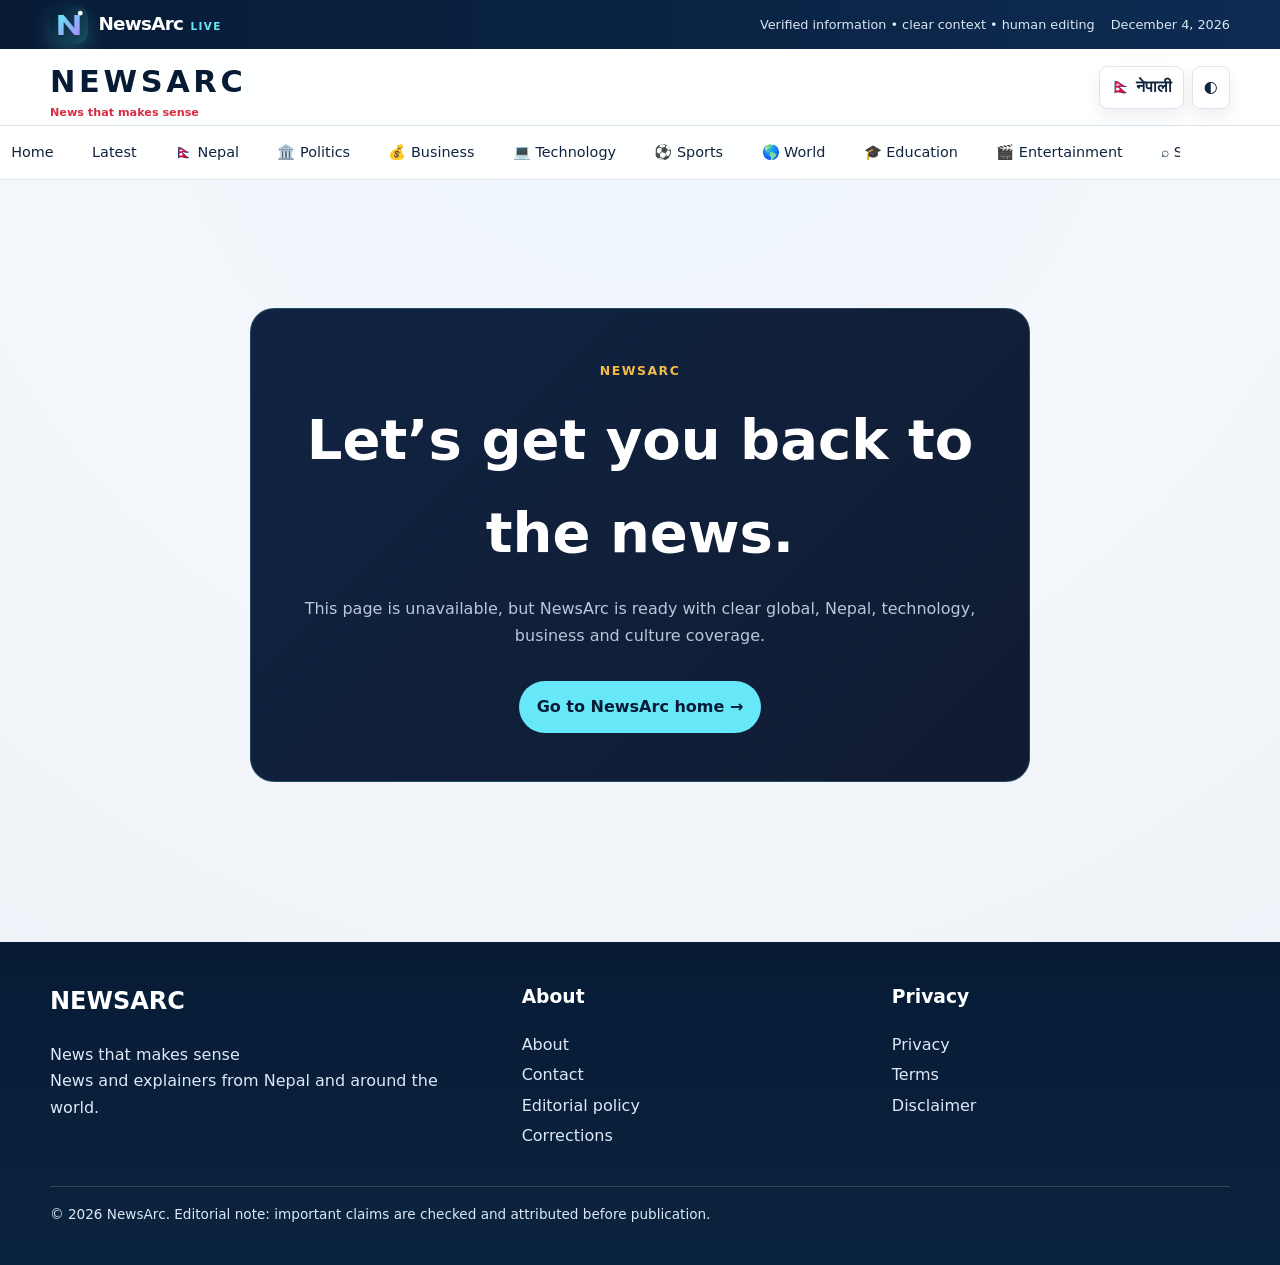
<file: index.html>
<!doctype html>
<html lang="en">
<head>
<meta charset="UTF-8">
<meta name="viewport" content="width=device-width,initial-scale=1">
<meta name="theme-color" content="#071b35">
<meta name="description" content="NewsArc is a digital news website for clear Nepal and global news, trending stories, technology, business and useful explainers. Founded by Riyaz Chalise.">
<meta name="author" content="Riyaz Chalise, Founder of NewsArc">
<meta name="robots" content="index,follow,max-image-preview:large,max-snippet:-1,max-video-preview:-1">
<link rel="canonical" href="https://newsarc-ga3f.vercel.app/">
<link rel="icon" href="/favicon.svg?v=3" type="image/svg+xml">
<link rel="shortcut icon" href="/favicon.svg?v=3" type="image/svg+xml">
<link rel="apple-touch-icon" href="/apple-touch-icon.svg">
<link rel="manifest" href="/manifest.webmanifest">
<link rel="stylesheet" href="/styles.css">
<link rel="stylesheet" href="/brand.css">
<meta property="og:site_name" content="NewsArc">
<meta property="og:type" content="website">
<meta property="og:title" content="NewsArc — Global news that makes sense">
<meta property="og:description" content="Read clear Nepal and global news, trending stories, technology, business and useful explainers from NewsArc.">
<meta property="og:url" content="https://newsarc-ga3f.vercel.app/">
<meta property="og:image" content="https://newsarc-ga3f.vercel.app/favicon.svg?v=3">
<meta name="twitter:card" content="summary">
<meta name="twitter:title" content="NewsArc — Global news that makes sense">
<meta name="twitter:description" content="Clear Nepal and global news from NewsArc.">
<meta name="twitter:image" content="https://newsarc-ga3f.vercel.app/favicon.svg?v=3">
<title>NewsArc — Global news that makes sense</title>
<script type="application/ld+json">
{"@context":"https://schema.org","@graph":[{"@type":"NewsMediaOrganization","@id":"https://newsarc-ga3f.vercel.app/#organization","name":"NewsArc","alternateName":["News Arc","Newsarc"],"url":"https://newsarc-ga3f.vercel.app/","logo":{"@type":"ImageObject","url":"https://newsarc-ga3f.vercel.app/favicon.svg?v=3","width":64,"height":64},"founder":{"@id":"https://newsarc-ga3f.vercel.app/#riyaz-chalise"}},{"@type":"WebSite","@id":"https://newsarc-ga3f.vercel.app/#website","name":"NewsArc","url":"https://newsarc-ga3f.vercel.app/","publisher":{"@id":"https://newsarc-ga3f.vercel.app/#organization"}},{"@type":"Person","@id":"https://newsarc-ga3f.vercel.app/#riyaz-chalise","name":"Riyaz Chalise","jobTitle":"Founder of NewsArc","description":"Riyaz Chalise is the founder of NewsArc, a young entrepreneur and tech startup owner."}]}
</script>
</head>
<body>
<a class="skip-link" href="#main-content">Skip to content</a>
<div id="app">
<main id="main-content" class="wrap crawl-content">
<section class="section intro">
<span class="eyebrow">NEWSARC</span>
<h1>NewsArc — global news that makes sense</h1>
<p class="lead">NewsArc publishes clear, useful and responsibly edited news from Nepal and around the world, including global trends, technology, business, sports and practical explainers.</p>
<h2>Trending globally now</h2>
<p><a href="/news/technology/safe-online-news-reading">How to check a news story before you share it</a></p>
<h2>Who is the founder of NewsArc?</h2>
<p><strong>Riyaz Chalise</strong> is the founder of NewsArc. He is a young entrepreneur and tech startup owner building a modern digital news platform.</p>
<p><a href="/about">About NewsArc and Riyaz Chalise</a> · <a href="/latest">Read latest news</a></p>
</section>
</main>
</div>
<noscript><p class="wrap">JavaScript is disabled. Visit the links above to read NewsArc content.</p></noscript>
<script type="module" src="/app.js"></script>
<script src="/site-fix.js" defer></script>
</body>
</html>
</file>
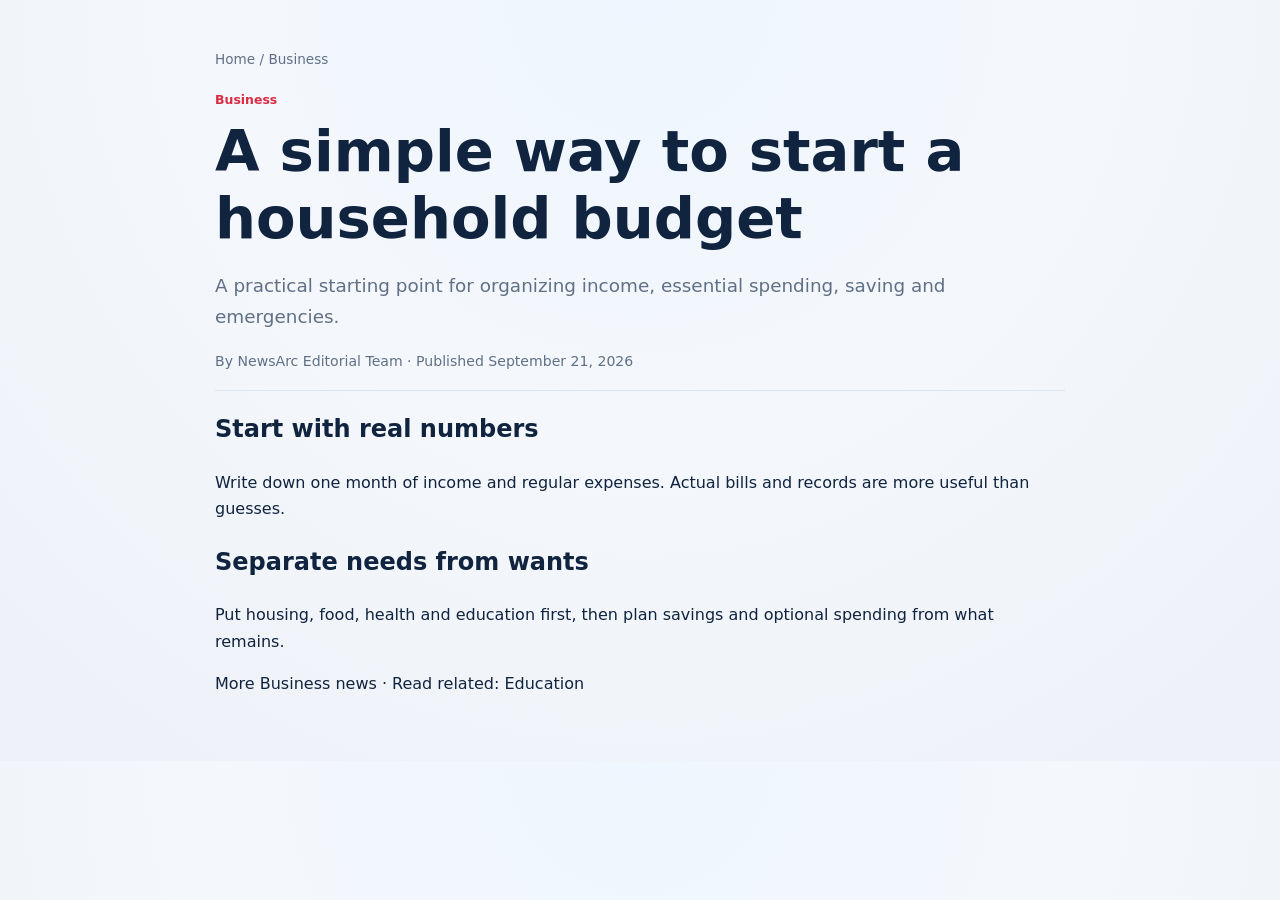
<file: news/business/household-budget-basics/index.html>
<!doctype html><html lang="en"><head><meta charset="UTF-8"><meta name="viewport" content="width=device-width,initial-scale=1"><meta name="robots" content="index,follow"><link rel="canonical" href="https://newsarc-ga3f.vercel.app/news/business/household-budget-basics"><link rel="stylesheet" href="/styles.css"><meta name="description" content="A practical starting point for organizing income, essential spending, saving and emergencies."><meta property="og:type" content="article"><meta property="og:title" content="A simple way to start a household budget — NewsArc"><meta property="og:description" content="A practical starting point for organizing income, essential spending, saving and emergencies."><meta property="og:url" content="https://newsarc-ga3f.vercel.app/news/business/household-budget-basics"><title>A simple way to start a household budget — NewsArc</title><script type="application/ld+json">{"@context":"https://schema.org","@type":"NewsArticle","headline":"A simple way to start a household budget","description":"A practical starting point for organizing income, essential spending, saving and emergencies.","datePublished":"2026-09-21T08:30:00+05:45","dateModified":"2026-09-21T08:30:00+05:45","author":{"@type":"Organization","name":"NewsArc Editorial Team"},"publisher":{"@type":"Organization","name":"NewsArc","url":"https://newsarc-ga3f.vercel.app"},"mainEntityOfPage":"https://newsarc-ga3f.vercel.app/news/business/household-budget-basics"}</script></head><body><main id="main-content" class="article"><nav class="breadcrumbs"><a href="/">Home</a> / <a href="/business">Business</a></nav><article><span class="label">Business</span><h1>A simple way to start a household budget</h1><p class="deck">A practical starting point for organizing income, essential spending, saving and emergencies.</p><p class="byline">By NewsArc Editorial Team · Published September 21, 2026</p><h2>Start with real numbers</h2><p>Write down one month of income and regular expenses. Actual bills and records are more useful than guesses.</p><h2>Separate needs from wants</h2><p>Put housing, food, health and education first, then plan savings and optional spending from what remains.</p><p><a href="/business">More Business news</a> · <a href="/education">Read related: Education</a></p></article></main><script type="module" src="/app.js"></script></body></html>
</file>
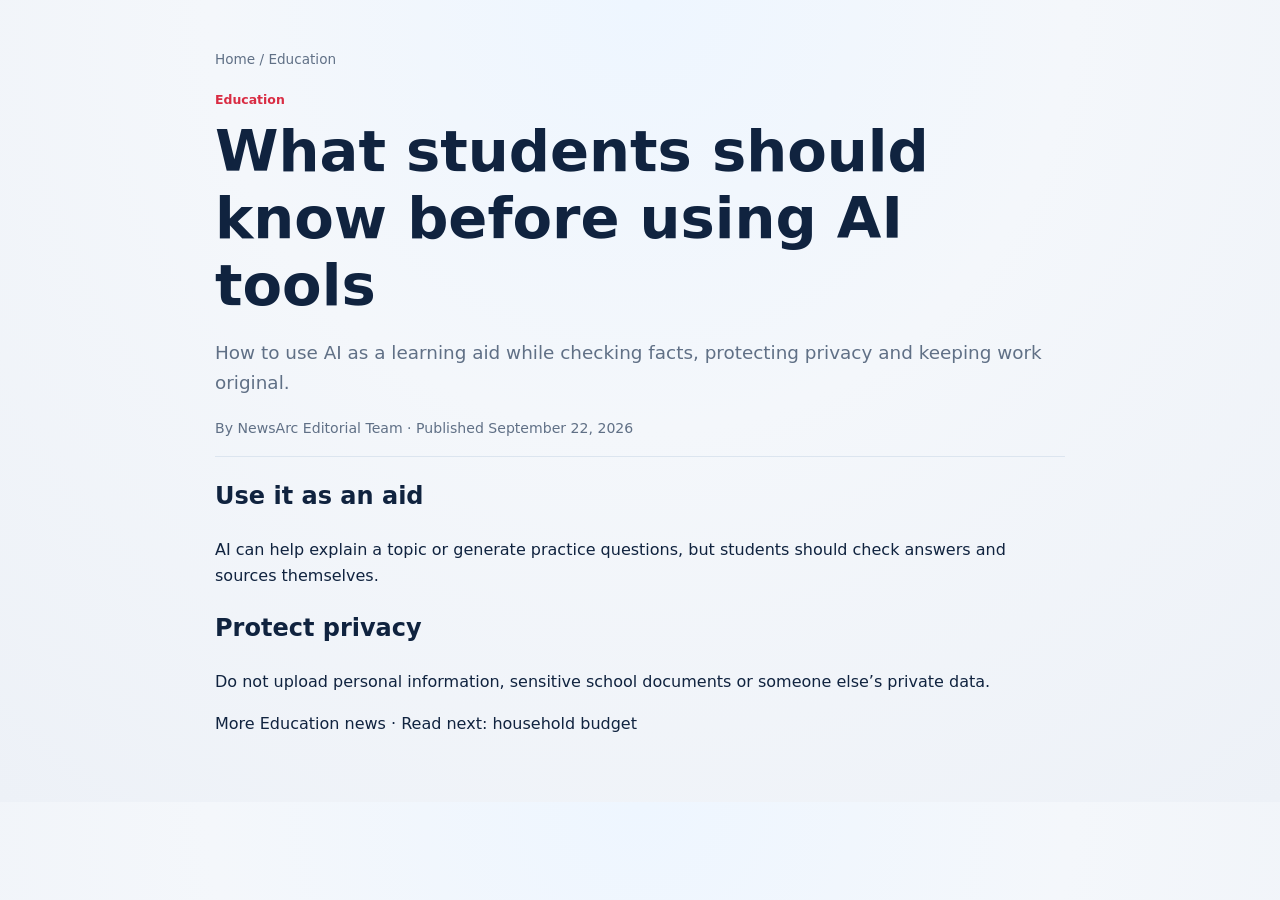
<file: news/education/student-ai-use-guide/index.html>
<!doctype html><html lang="en"><head><meta charset="UTF-8"><meta name="viewport" content="width=device-width,initial-scale=1"><meta name="robots" content="index,follow"><link rel="canonical" href="https://newsarc-ga3f.vercel.app/news/education/student-ai-use-guide"><link rel="stylesheet" href="/styles.css"><meta name="description" content="How to use AI as a learning aid while checking facts, protecting privacy and keeping work original."><meta property="og:type" content="article"><meta property="og:title" content="What students should know before using AI tools — NewsArc"><meta property="og:description" content="How to use AI as a learning aid while checking facts, protecting privacy and keeping work original."><meta property="og:url" content="https://newsarc-ga3f.vercel.app/news/education/student-ai-use-guide"><title>What students should know before using AI tools — NewsArc</title><script type="application/ld+json">{"@context":"https://schema.org","@type":"NewsArticle","headline":"What students should know before using AI tools","description":"How to use AI as a learning aid while checking facts, protecting privacy and keeping work original.","datePublished":"2026-09-22T10:00:00+05:45","dateModified":"2026-09-22T10:00:00+05:45","author":{"@type":"Organization","name":"NewsArc Editorial Team"},"publisher":{"@type":"Organization","name":"NewsArc","url":"https://newsarc-ga3f.vercel.app"},"mainEntityOfPage":"https://newsarc-ga3f.vercel.app/news/education/student-ai-use-guide"}</script></head><body><main id="main-content" class="article"><nav class="breadcrumbs"><a href="/">Home</a> / <a href="/education">Education</a></nav><article><span class="label">Education</span><h1>What students should know before using AI tools</h1><p class="deck">How to use AI as a learning aid while checking facts, protecting privacy and keeping work original.</p><p class="byline">By NewsArc Editorial Team · Published September 22, 2026</p><h2>Use it as an aid</h2><p>AI can help explain a topic or generate practice questions, but students should check answers and sources themselves.</p><h2>Protect privacy</h2><p>Do not upload personal information, sensitive school documents or someone else’s private data.</p><p><a href="/education">More Education news</a> · <a href="/news/business/household-budget-basics">Read next: household budget</a></p></article></main><script type="module" src="/app.js"></script></body></html>
</file>
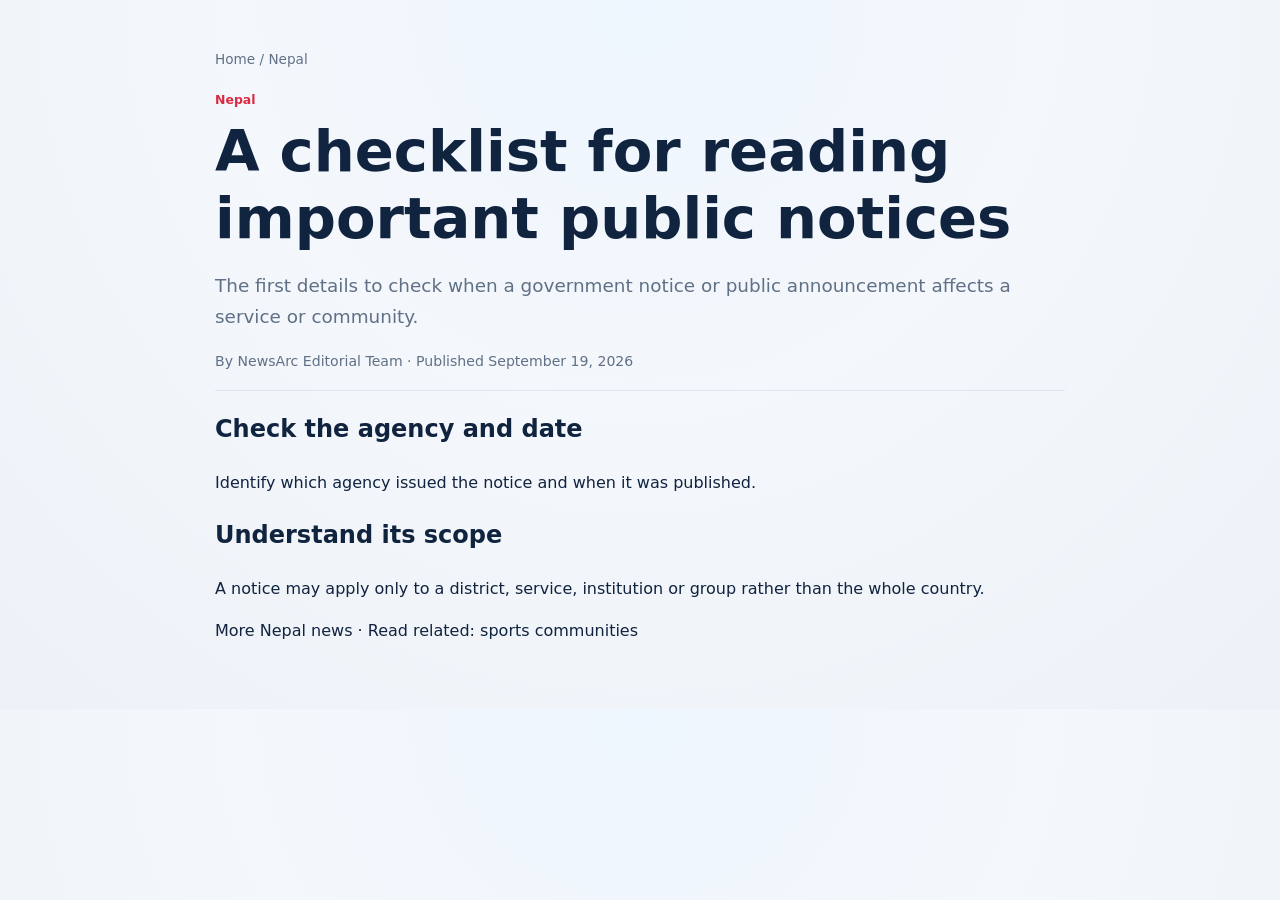
<file: news/nepal/public-information-checklist/index.html>
<!doctype html><html lang="en"><head><meta charset="UTF-8"><meta name="viewport" content="width=device-width,initial-scale=1"><meta name="robots" content="index,follow"><link rel="canonical" href="https://newsarc-ga3f.vercel.app/news/nepal/public-information-checklist"><link rel="stylesheet" href="/styles.css"><meta name="description" content="The first details to check when a government notice or public announcement affects a service or community."><meta property="og:type" content="article"><meta property="og:title" content="A checklist for reading important public notices — NewsArc"><meta property="og:description" content="The first details to check when a government notice or public announcement affects a service or community."><meta property="og:url" content="https://newsarc-ga3f.vercel.app/news/nepal/public-information-checklist"><title>A checklist for reading important public notices — NewsArc</title><script type="application/ld+json">{"@context":"https://schema.org","@type":"NewsArticle","headline":"A checklist for reading important public notices","description":"The first details to check when a government notice or public announcement affects a service or community.","datePublished":"2026-09-19T07:45:00+05:45","dateModified":"2026-09-19T07:45:00+05:45","author":{"@type":"Organization","name":"NewsArc Editorial Team"},"publisher":{"@type":"Organization","name":"NewsArc","url":"https://newsarc-ga3f.vercel.app"},"mainEntityOfPage":"https://newsarc-ga3f.vercel.app/news/nepal/public-information-checklist"}</script></head><body><main id="main-content" class="article"><nav class="breadcrumbs"><a href="/">Home</a> / <a href="/nepal">Nepal</a></nav><article><span class="label">Nepal</span><h1>A checklist for reading important public notices</h1><p class="deck">The first details to check when a government notice or public announcement affects a service or community.</p><p class="byline">By NewsArc Editorial Team · Published September 19, 2026</p><h2>Check the agency and date</h2><p>Identify which agency issued the notice and when it was published.</p><h2>Understand its scope</h2><p>A notice may apply only to a district, service, institution or group rather than the whole country.</p><p><a href="/nepal">More Nepal news</a> · <a href="/news/sports/community-sports-coverage">Read related: sports communities</a></p></article></main><script type="module" src="/app.js"></script></body></html>
</file>
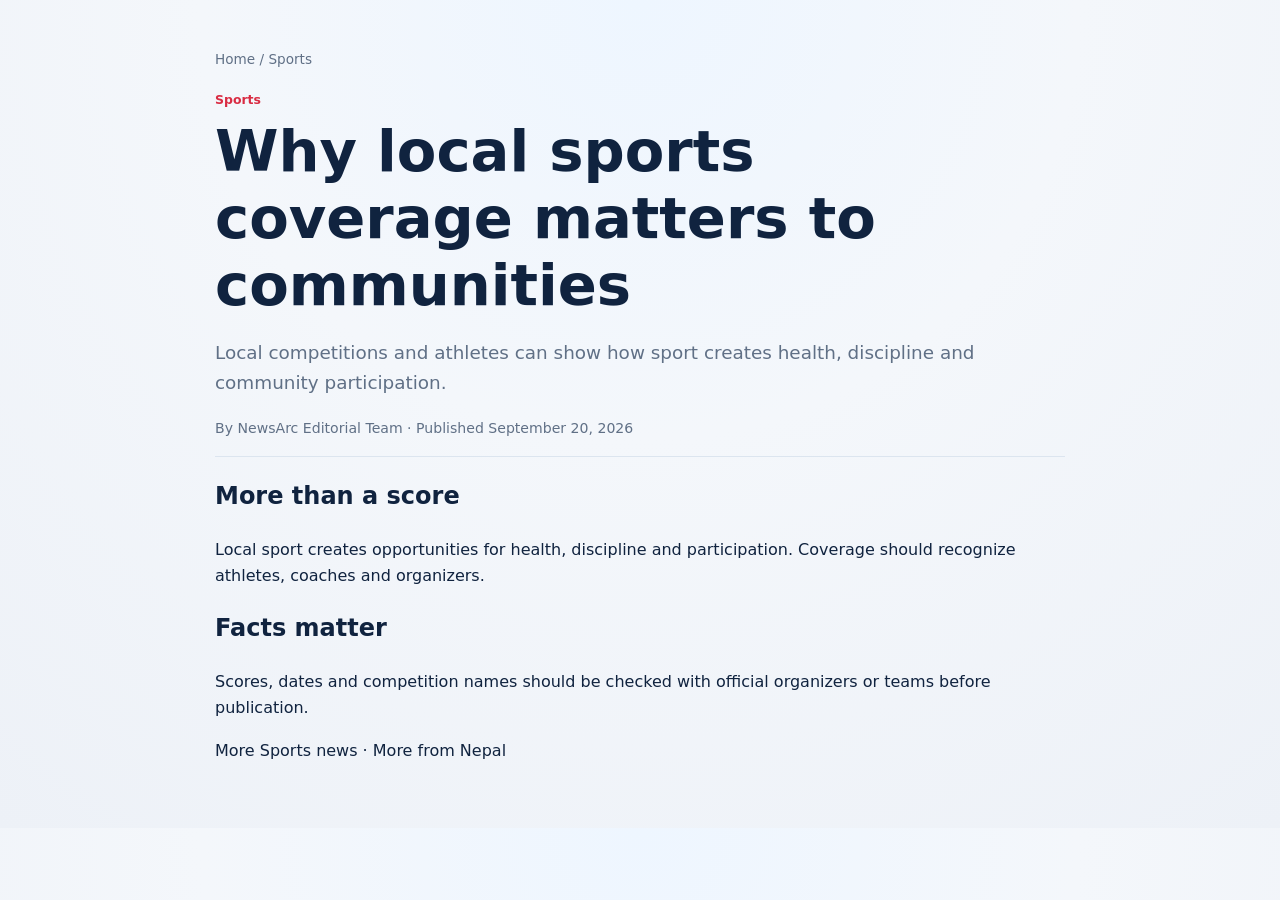
<file: news/sports/community-sports-coverage/index.html>
<!doctype html><html lang="en"><head><meta charset="UTF-8"><meta name="viewport" content="width=device-width,initial-scale=1"><meta name="robots" content="index,follow"><link rel="canonical" href="https://newsarc-ga3f.vercel.app/news/sports/community-sports-coverage"><link rel="stylesheet" href="/styles.css"><meta name="description" content="Local competitions and athletes can show how sport creates health, discipline and community participation."><meta property="og:type" content="article"><meta property="og:title" content="Why local sports coverage matters to communities — NewsArc"><meta property="og:description" content="Local competitions and athletes can show how sport creates health, discipline and community participation."><meta property="og:url" content="https://newsarc-ga3f.vercel.app/news/sports/community-sports-coverage"><title>Why local sports coverage matters to communities — NewsArc</title><script type="application/ld+json">{"@context":"https://schema.org","@type":"NewsArticle","headline":"Why local sports coverage matters to communities","description":"Local competitions and athletes can show how sport creates health, discipline and community participation.","datePublished":"2026-09-20T11:00:00+05:45","dateModified":"2026-09-20T11:00:00+05:45","author":{"@type":"Organization","name":"NewsArc Editorial Team"},"publisher":{"@type":"Organization","name":"NewsArc","url":"https://newsarc-ga3f.vercel.app"},"mainEntityOfPage":"https://newsarc-ga3f.vercel.app/news/sports/community-sports-coverage"}</script></head><body><main id="main-content" class="article"><nav class="breadcrumbs"><a href="/">Home</a> / <a href="/sports">Sports</a></nav><article><span class="label">Sports</span><h1>Why local sports coverage matters to communities</h1><p class="deck">Local competitions and athletes can show how sport creates health, discipline and community participation.</p><p class="byline">By NewsArc Editorial Team · Published September 20, 2026</p><h2>More than a score</h2><p>Local sport creates opportunities for health, discipline and participation. Coverage should recognize athletes, coaches and organizers.</p><h2>Facts matter</h2><p>Scores, dates and competition names should be checked with official organizers or teams before publication.</p><p><a href="/sports">More Sports news</a> · <a href="/nepal">More from Nepal</a></p></article></main><script type="module" src="/app.js"></script></body></html>
</file>
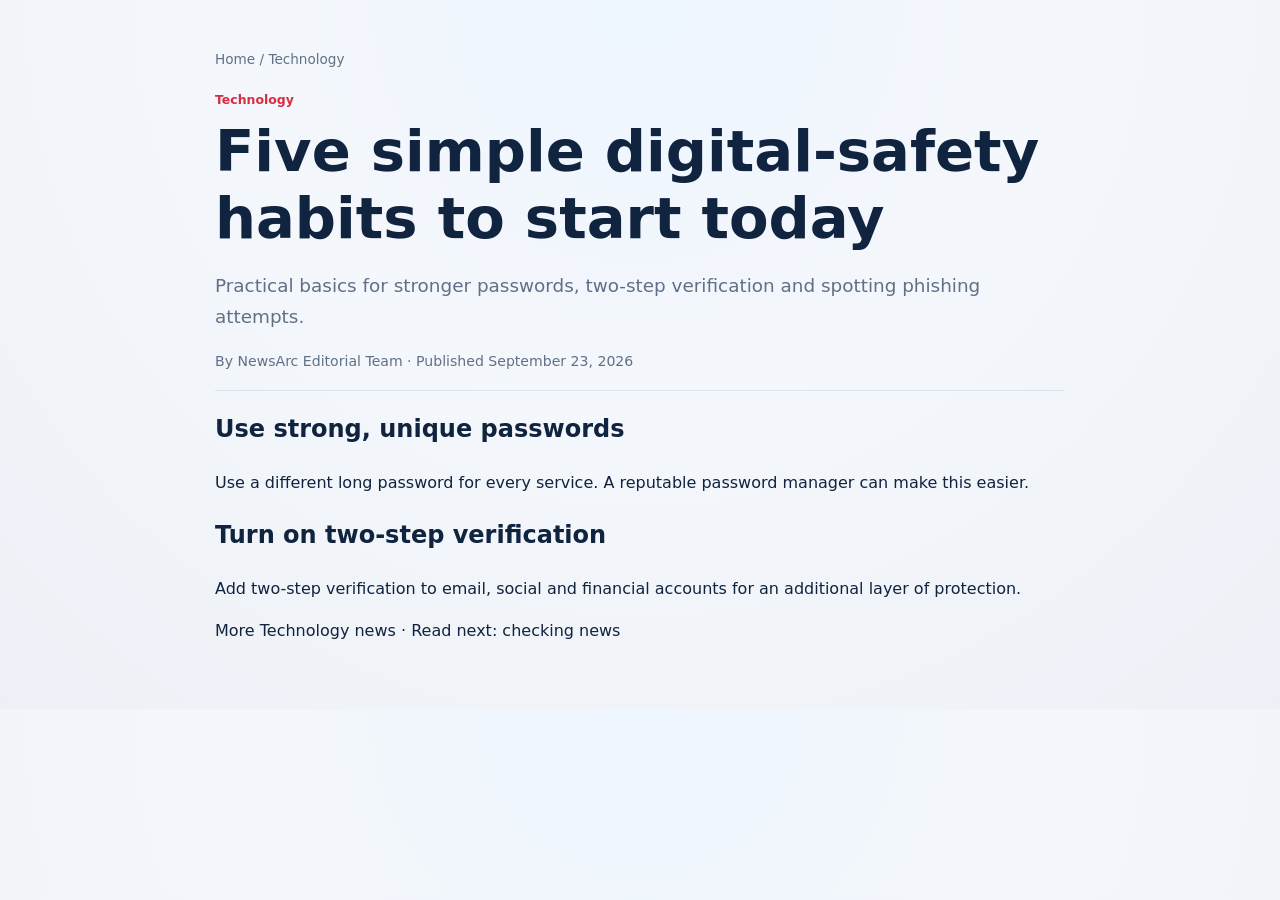
<file: news/technology/digital-safety-basics/index.html>
<!doctype html><html lang="en"><head><meta charset="UTF-8"><meta name="viewport" content="width=device-width,initial-scale=1"><meta name="robots" content="index,follow"><link rel="canonical" href="https://newsarc-ga3f.vercel.app/news/technology/digital-safety-basics"><link rel="stylesheet" href="/styles.css"><meta name="description" content="Practical basics for stronger passwords, two-step verification and spotting phishing attempts."><meta property="og:type" content="article"><meta property="og:title" content="Five simple digital-safety habits to start today — NewsArc"><meta property="og:description" content="Practical basics for stronger passwords, two-step verification and spotting phishing attempts."><meta property="og:url" content="https://newsarc-ga3f.vercel.app/news/technology/digital-safety-basics"><title>Five simple digital-safety habits to start today — NewsArc</title><script type="application/ld+json">{"@context":"https://schema.org","@type":"NewsArticle","headline":"Five simple digital-safety habits to start today","description":"Practical basics for stronger passwords, two-step verification and spotting phishing attempts.","datePublished":"2026-09-23T09:30:00+05:45","dateModified":"2026-09-23T09:30:00+05:45","author":{"@type":"Organization","name":"NewsArc Editorial Team"},"publisher":{"@type":"Organization","name":"NewsArc","url":"https://newsarc-ga3f.vercel.app"},"mainEntityOfPage":"https://newsarc-ga3f.vercel.app/news/technology/digital-safety-basics"}</script></head><body><main id="main-content" class="article"><nav class="breadcrumbs"><a href="/">Home</a> / <a href="/technology">Technology</a></nav><article><span class="label">Technology</span><h1>Five simple digital-safety habits to start today</h1><p class="deck">Practical basics for stronger passwords, two-step verification and spotting phishing attempts.</p><p class="byline">By NewsArc Editorial Team · Published September 23, 2026</p><h2>Use strong, unique passwords</h2><p>Use a different long password for every service. A reputable password manager can make this easier.</p><h2>Turn on two-step verification</h2><p>Add two-step verification to email, social and financial accounts for an additional layer of protection.</p><p><a href="/technology">More Technology news</a> · <a href="/news/technology/safe-online-news-reading">Read next: checking news</a></p></article></main><script type="module" src="/app.js"></script></body></html>
</file>
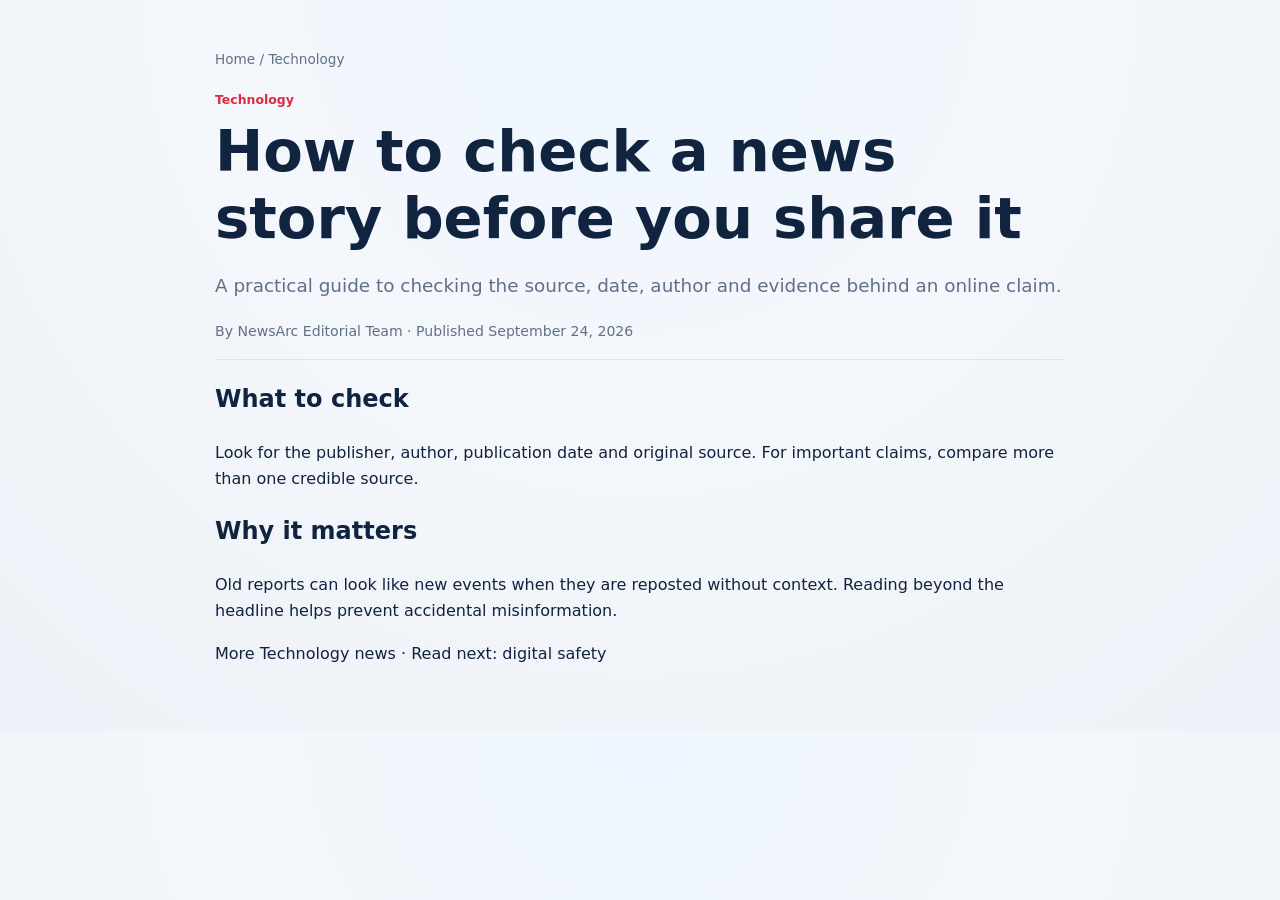
<file: news/technology/safe-online-news-reading/index.html>
<!doctype html><html lang="en"><head><meta charset="UTF-8"><meta name="viewport" content="width=device-width,initial-scale=1"><meta name="robots" content="index,follow"><link rel="canonical" href="https://newsarc-ga3f.vercel.app/news/technology/safe-online-news-reading"><link rel="stylesheet" href="/styles.css"><meta name="description" content="A practical guide to checking the source, date, author and evidence behind an online claim."><meta property="og:type" content="article"><meta property="og:title" content="How to check a news story before you share it — NewsArc"><meta property="og:description" content="A practical guide to checking the source, date, author and evidence behind an online claim."><meta property="og:url" content="https://newsarc-ga3f.vercel.app/news/technology/safe-online-news-reading"><title>How to check a news story before you share it — NewsArc</title><script type="application/ld+json">{"@context":"https://schema.org","@type":"NewsArticle","headline":"How to check a news story before you share it","description":"A practical guide to checking the source, date, author and evidence behind an online claim.","datePublished":"2026-09-24T08:00:00+05:45","dateModified":"2026-09-24T08:00:00+05:45","author":{"@type":"Organization","name":"NewsArc Editorial Team"},"publisher":{"@type":"Organization","name":"NewsArc","url":"https://newsarc-ga3f.vercel.app"},"mainEntityOfPage":"https://newsarc-ga3f.vercel.app/news/technology/safe-online-news-reading"}</script></head><body><main id="main-content" class="article"><nav class="breadcrumbs"><a href="/">Home</a> / <a href="/technology">Technology</a></nav><article><span class="label">Technology</span><h1>How to check a news story before you share it</h1><p class="deck">A practical guide to checking the source, date, author and evidence behind an online claim.</p><p class="byline">By NewsArc Editorial Team · Published September 24, 2026</p><h2>What to check</h2><p>Look for the publisher, author, publication date and original source. For important claims, compare more than one credible source.</p><h2>Why it matters</h2><p>Old reports can look like new events when they are reposted without context. Reading beyond the headline helps prevent accidental misinformation.</p><p><a href="/technology">More Technology news</a> · <a href="/news/technology/digital-safety-basics">Read next: digital safety</a></p></article></main><script type="module" src="/app.js"></script></body></html>
</file>
<file: styles.css>
:root{--ink:#10233f;--muted:#607086;--paper:#f4f7fb;--card:#fff;--line:#dce5ef;--brand:#071b35;--red:#d92c43;--gold:#f1bb45;--shadow:0 14px 38px rgba(7,27,53,.1);--max:1180px;color-scheme:light}*{box-sizing:border-box}html{scroll-behavior:smooth}body{margin:0;background:radial-gradient(circle at top,#eef6ff 0,#f4f7fb 42%,#edf1f7 100%);color:var(--ink);font-family:system-ui,-apple-system,BlinkMacSystemFont,"Segoe UI","Noto Sans Devanagari",sans-serif;line-height:1.65}body.dark{--ink:#ecf3fc;--muted:#a9b8ca;--paper:#0b1525;--card:#13243a;--line:#2c3f58;--brand:#061426;background:radial-gradient(circle at top,#0e1d32,#0b1525 55%)}a{color:inherit;text-decoration:none}a:hover{color:var(--red)}button,input{font:inherit}button{cursor:pointer}.wrap{width:min(100% - 2rem,var(--max));margin-inline:auto}.skip-link{position:fixed;left:1rem;top:-5rem;z-index:30;background:var(--red);color:#fff;padding:.65rem 1rem;border-radius:0 0 .45rem .45rem}.skip-link:focus{top:0}.topline{background:linear-gradient(90deg,#071b35,#0d2b52);color:#d9e6f5;font-size:.8rem}.topline .wrap{display:flex;justify-content:space-between;gap:1rem;padding:.35rem 0}.site-header{position:sticky;top:0;z-index:10;background:color-mix(in srgb,var(--card) 92%,transparent);backdrop-filter:blur(16px);border-bottom:1px solid var(--line)}.head-row{display:flex;align-items:center;justify-content:space-between;gap:1rem;min-height:76px}.brand{font-size:1.9rem;letter-spacing:.12em;font-weight:900;color:var(--brand)}body.dark .brand{color:#fff}.brand small{display:block;color:var(--red);font-size:.7rem;letter-spacing:0;line-height:1}.actions{display:flex;align-items:center;gap:.45rem}.language,.icon-btn,.menu-btn{border:1px solid var(--line);background:var(--card);color:var(--ink);border-radius:.55rem;padding:.45rem .7rem;box-shadow:0 8px 18px rgba(7,27,53,.07)}.language{font-weight:750}.nav{border-top:1px solid var(--line)}.nav ul{display:flex;list-style:none;gap:.15rem;margin:0;padding:.45rem 0;overflow:auto}.nav a{display:block;white-space:nowrap;padding:.45rem .7rem;border-radius:.4rem;font-size:.9rem}.nav a:hover,.nav a[aria-current=page]{background:rgba(217,44,67,.08);color:var(--red)}main{min-height:65vh}.hero{position:relative;overflow:hidden;padding:4rem 0 3.2rem;color:#fff;background:radial-gradient(circle at 85% 15%,rgba(241,187,69,.35),transparent 20%),linear-gradient(120deg,#071b35,#123d69 58%,#9d243b)}.hero-grid{display:grid;grid-template-columns:1.2fr .8fr;gap:2rem;align-items:center}.eyebrow{color:var(--gold);font-weight:850;letter-spacing:.12em;font-size:.78rem;text-transform:uppercase}.hero h1{font-size:clamp(2.4rem,5.2vw,5rem);line-height:1.04;letter-spacing:-.04em;margin:.45rem 0 1rem}.hero p{max-width:650px;color:#d9e6f5;font-size:1.08rem}.hero-points{display:flex;flex-wrap:wrap;gap:.55rem;margin-top:1.1rem}.hero-points span{border:1px solid #ffffff44;border-radius:999px;padding:.3rem .65rem;font-size:.8rem}.search{display:flex;gap:.5rem;background:var(--card);padding:.5rem;border-radius:.7rem;box-shadow:var(--shadow)}.search input{width:100%;min-width:0;border:0;outline:0;background:transparent;color:var(--ink);padding:.45rem}.search button{border:0;border-radius:.4rem;background:var(--red);color:#fff;padding:.45rem .8rem;font-weight:750}.hero-search{margin-top:1rem;max-width:520px}.hero-visual{position:relative;min-height:360px;display:flex;align-items:center;justify-content:center;perspective:1000px}.glass-panel{width:min(100%,360px);padding:1.2rem;border:1px solid #ffffff33;border-radius:1.2rem;background:#ffffff18;backdrop-filter:blur(18px);box-shadow:0 30px 60px #04101f55;transform:rotateX(8deg) rotateY(-10deg)}.panel-main h3{font-size:1.45rem;line-height:1.35}.tag-row{display:flex;gap:.5rem}.live-pill,.mini-tag{padding:.25rem .55rem;border-radius:999px;font-size:.7rem;font-weight:800}.live-pill{background:#ff475733;color:#ffc4c9}.mini-tag{background:#ffffff16}.mini-chart{display:grid;grid-template-columns:repeat(3,1fr);gap:.5rem}.mini-chart div{padding:.6rem .4rem;border-radius:.6rem;background:#07142666}.mini-chart strong,.mini-chart span{display:block}.mini-chart span{font-size:.7rem;color:#dce9f8}.floating-card{position:absolute;max-width:190px;padding:.75rem .9rem;border:1px solid #ffffff22;border-radius:.9rem;background:#091525dd;color:#fff;box-shadow:0 18px 35px #06142655}.floating-card span{display:block;font-size:.68rem;color:#cfe2ff;text-transform:uppercase}.floating-card strong{font-size:.9rem}.card-one{right:0;top:8%;transform:rotate(7deg)}.card-two{left:0;bottom:8%;transform:rotate(-7deg)}.section{padding:2.3rem 0}.section-head{display:flex;align-items:end;justify-content:space-between;gap:1rem;margin-bottom:1rem}.section h1,.section h2{margin-top:0}.section-head h2{margin-bottom:0}.section-head p{margin:0;color:var(--muted);font-size:.9rem}.alert{padding:.9rem 1rem;border-left:4px solid var(--red);border-radius:0 .45rem .45rem 0;background:var(--card);box-shadow:0 4px 20px #10233f12}.grid{display:grid;grid-template-columns:repeat(3,1fr);gap:1rem}.card{overflow:hidden;min-width:0;border:1px solid var(--line);border-radius:.95rem;background:var(--card);box-shadow:0 10px 26px #10233f0b;transition:transform .22s ease,box-shadow .22s ease}.card:hover{transform:translateY(-4px);box-shadow:var(--shadow)}.card img{display:block;width:100%;aspect-ratio:16/9;object-fit:cover;background:linear-gradient(135deg,#14385e,#d9283f)}.card-body{display:flex;flex-direction:column;height:100%;padding:1rem}.label{color:var(--red);font-size:.78rem;font-weight:850}.card h3{font-size:1.08rem;line-height:1.4;margin:.25rem 0}.card p{color:var(--muted);font-size:.92rem;margin:.25rem 0 .8rem}.meta{color:var(--muted);font-size:.78rem}.read{display:block;margin-top:.6rem;color:var(--red);font-weight:850}.feature{display:grid;grid-template-columns:repeat(2,1fr);gap:1rem}.feature .card h3{font-size:1.4rem}.split{display:grid;grid-template-columns:1.4fr .8fr;gap:2rem}.ranked{list-style:none;margin:0;padding:0}.ranked li{display:flex;gap:.9rem;padding:.8rem 0;border-bottom:1px solid var(--line)}.rank{color:var(--red);font-size:1.2rem;font-weight:900}.ranked a{display:flex;flex-direction:column}.category-grid{display:grid;grid-template-columns:repeat(2,1fr);gap:.7rem}.category-link{display:block;padding:1rem;border:1px solid var(--line);border-radius:.6rem;background:var(--card);font-weight:750}.article{max-width:850px;margin:auto;padding:3rem 0}.breadcrumbs{margin-bottom:1rem;color:var(--muted);font-size:.85rem}.article h1{font-size:clamp(2rem,5vw,3.6rem);line-height:1.16;margin:.4rem 0}.deck{color:var(--muted);font-size:1.15rem}.byline{padding-bottom:1rem;border-bottom:1px solid var(--line);color:var(--muted);font-size:.88rem}.article>img,.article .article-hero{display:block;width:100%;aspect-ratio:16/8;object-fit:cover;margin:1.5rem 0;border-radius:.8rem}.article-copy{font-size:1.08rem}.article-copy h2{margin-top:2rem;line-height:1.3}.share{display:flex;flex-wrap:wrap;gap:.5rem;margin:1.5rem 0}.share button{padding:.45rem .75rem;border:1px solid var(--line);border-radius:.4rem;background:var(--card);color:var(--ink)}.related{padding-top:1.5rem;border-top:1px solid var(--line)}.page{max-width:850px;margin:auto;padding:3rem 0}.empty{padding:1.5rem;border:1px dashed var(--line);border-radius:.7rem;background:var(--card);color:var(--muted)}.site-footer{margin-top:2rem;padding:2.5rem 0;background:linear-gradient(180deg,#071b35,#0b243e);color:#dce8f7}.footer-grid{display:grid;grid-template-columns:1.3fr 1fr 1fr;gap:2rem}.site-footer h2,.site-footer h3{color:#fff;margin-top:0}.site-footer a{display:block;margin:.25rem 0;color:#dce8f7}.copyright{margin-top:2rem;padding-top:1rem;border-top:1px solid #ffffff2a;font-size:.85rem}.mobile-only{display:none}.crawl-content{max-width:900px}.crawl-content .intro{padding-top:3.5rem}.crawl-content .lead{font-size:1.12rem;color:var(--muted)}.crawl-content h1{font-size:clamp(2.2rem,5vw,4rem);line-height:1.1}.crawl-links{display:grid;gap:.6rem;padding-left:1.2rem}.crawl-links a{color:var(--red);font-weight:700}.brand-alias-note{max-width:65ch;color:var(--muted);font-size:.94rem}.newsarc-ad{clear:both;min-height:90px;margin:1.25rem 0;text-align:center}.newsarc-ad ins{max-width:100%;overflow:hidden}@media(max-width:800px){.hero-grid,.split,.feature{grid-template-columns:1fr}.grid{grid-template-columns:repeat(2,1fr)}.nav{display:none}.nav.open{display:block}.nav ul{flex-wrap:wrap}.mobile-only{display:block}.hero-visual{min-height:300px}.glass-panel{transform:none}.card-one,.card-two{position:relative;inset:auto;transform:none;margin-top:.7rem}}@media(max-width:560px){.wrap{width:min(100% - 1.5rem,var(--max))}.topline .wrap{font-size:.7rem}.topline .wrap span:last-child{display:none}.head-row{min-height:66px}.brand{font-size:1.55rem}.language{font-size:.75rem}.hero{padding:2.5rem 0}.hero h1{font-size:2.5rem}.grid{grid-template-columns:1fr}.footer-grid{grid-template-columns:1fr 1fr}.article{padding:2rem 0}.article h1{font-size:2rem}.feature .card h3{font-size:1.2rem}}@media(prefers-reduced-motion:reduce){*,*::before,*::after{scroll-behavior:auto!important;transition:none!important}}
</file>
<file: brand.css>
.brand-box{display:inline-flex;align-items:center;gap:.65rem;color:inherit;text-decoration:none}.brand-mark{display:inline-flex;width:38px;height:38px;overflow:hidden;border-radius:11px;box-shadow:0 8px 22px rgba(103,232,249,.22)}.brand-mark img{width:100%;height:100%;object-fit:cover}.brand-text{display:flex;align-items:baseline;gap:.45rem;font-weight:800;color:#fff}.brand-main{font-size:1.15rem;letter-spacing:-.04em}.brand-sub{color:#67e8f9;font-size:.65rem;letter-spacing:.14em}.topline .wrap{display:flex;align-items:center;gap:1rem}.topline .brand-box{margin-right:auto}.site-header .wrap{display:flex;align-items:center;gap:1rem}.site-header .brand-box{margin-right:auto}.error-recovery{max-width:780px;margin:5rem auto;padding:3rem 1.5rem;text-align:center;border:1px solid rgba(103,232,249,.2);border-radius:24px;background:linear-gradient(135deg,#102442,#111b32);color:#fff}.error-recovery h1{margin:.7rem 0;font-size:clamp(2rem,5vw,3.5rem)}.error-recovery p{color:#b8c7da;line-height:1.7}.error-recovery a{display:inline-block;margin-top:1rem;padding:.8rem 1.1rem;border-radius:999px;background:#67e8f9;color:#071b35;font-weight:800;text-decoration:none}@media(max-width:700px){.brand-sub{display:none}}
</file>
